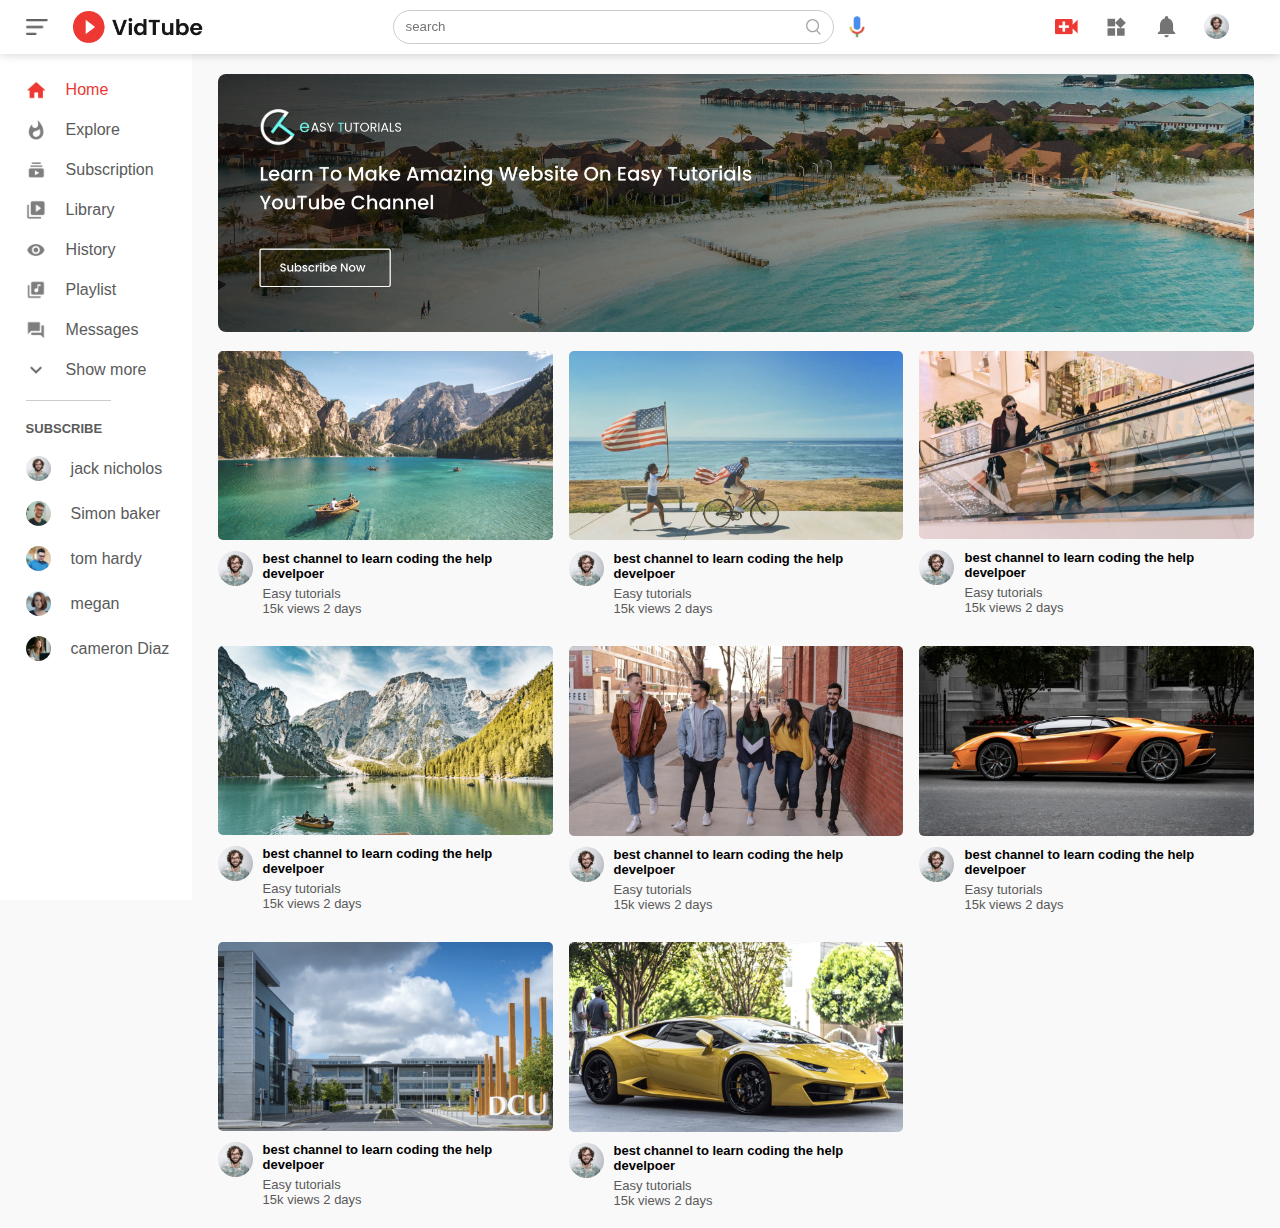
<file: youtube clone/index.html>
<!DOCTYPE html>
<html lang="en">

<head>
    <meta charset="UTF-8">
    <meta name="viewport" content="width=device-width, initial-scale=1.0">
    <title>youtube clone</title>
    <link rel="stylesheet" href="style.css">

</head>

<body>
    <nav class="flex-div">
        <div class="nav-left flex-div">
            <img src="vidTube_img/images/menu.png" class="menu-icon">
            <img src="vidTube_img/images/logo.png" class="logo">
        </div>

        <div class="nav-middle flex-div">
            <div class="search-box flex-div">
                <input type="text" placeholder="search">
                <img src="vidTube_img/images/search.png">
            </div>
            <img src="vidTube_img/images/voice-search.png" class="mic-icon">
        </div>
        <div class="nav-right flex-div">
            <img src="vidTube_img/images/upload.png">
            <img src="vidTube_img/images/more.png">
            <img src="vidTube_img/images/notification.png">
            <img src="vidTube_img/images/Jack.png" class="user-icon">

        </div>
    </nav>
    <!--side bar-->
    <div class="sidebar">
        <div class="shortcut-link">
            <a href=""><img src="vidTube_img/images/home.png" alt="">
                <p>Home</p>
            </a>
            <a href=""><img src="vidTube_img/images/explore.png" alt="">
                <p>Explore</p>
            </a>
            <a href=""><img src="vidTube_img/images/subscriprion.png" alt="">
                <p>Subscription</p>
            </a>
            <a href=""><img src="vidTube_img/images/library.png" alt="">
                <p>Library</p>
            </a>
            <a href=""><img src="vidTube_img/images/history.png" alt="">
                <p>History</p>
            </a>
            <a href=""><img src="vidTube_img/images/playlist.png" alt="">
                <p>Playlist</p>
            </a>
            <a href=""><img src="vidTube_img/images/messages.png" alt="">
                <p>Messages</p>
            </a>
            <a href=""><img src="vidTube_img/images/show-more.png" alt="">
                <p>Show more</p>
            </a>
            <hr>
        </div>
        <div class="subscribe-list">
            <h3>
                SUBSCRIBE
            </h3>
            <a href=""><img src="vidTube_img/images/Jack.png" alt="">
                <p>jack nicholos</p>
            </a>
            <a href=""><img src="vidTube_img/images/simon.png" alt="">
                <p>Simon baker</p>
            </a>
            <a href=""><img src="vidTube_img/images/tom.png" alt="">
                <p>tom hardy</p>
            </a>
            <a href=""><img src="vidTube_img/images/megan.png" alt="">
                <p>megan </p>
            </a>
            <a href=""><img src="vidTube_img/images/cameron.png" alt="">
                <p>cameron Diaz</p>
            </a>
        </div>
    </div>
    <!----------------------------------------------------------main----------------------------->
    <div class="container">
        <div class="banner">
            <img src="vidTube_img/images/banner.png">
        </div>
        <div class="list-container">
            <div class="vid-list">
                <a href="playvideo.html"><img src="vidTube_img/images/thumbnail1.png" class="thumbnail"></a>
                <div class="flex-div">
                    <img src="vidTube_img/images/Jack.png">
                    <div class="vid-info">
                        <a href="">best channel to learn coding the help develpoer</a>
                        <p>Easy tutorials</p>
                        <p>15k views 2 days</p>
                    </div>
                </div>
            </div>
            <div class="vid-list">
                <a href=""> <img src="vidTube_img/images/thumbnail2.png" class="thumbnail"></a>
                <div class="flex-div">
                    <img src="vidTube_img/images/Jack.png">
                    <div class="vid-info">
                        <a href="">best channel to learn coding the help develpoer</a>
                        <p>Easy tutorials</p>
                        <p>15k views 2 days</p>
                    </div>
                </div>
            </div>
            <div class="vid-list">
                <a href=""> <img src="vidTube_img/images/thumbnail3.png" class="thumbnail"></a>
                <div class="flex-div">
                    <img src="vidTube_img/images/Jack.png">
                    <div class="vid-info">
                        <a href="">best channel to learn coding the help develpoer</a>
                        <p>Easy tutorials</p>
                        <p>15k views 2 days</p>
                    </div>
                </div>
            </div>
            <div class="vid-list">
                <a href=""> <img src="vidTube_img/images/thumbnail4.png" class="thumbnail"></a>
                <div class="flex-div">
                    <img src="vidTube_img/images/Jack.png">
                    <div class="vid-info">
                        <a href="">best channel to learn coding the help develpoer</a>
                        <p>Easy tutorials</p>
                        <p>15k views 2 days</p>
                    </div>
                </div>
            </div>
            <div class="vid-list">
                <a href=""> <img src="vidTube_img/images/thumbnail5.png" class="thumbnail"></a>
                <div class="flex-div">
                    <img src="vidTube_img/images/Jack.png">
                    <div class="vid-info">
                        <a href="">best channel to learn coding the help develpoer</a>
                        <p>Easy tutorials</p>
                        <p>15k views 2 days</p>
                    </div>
                </div>
            </div>
            <div class="vid-list">
                <a href=""> <img src="vidTube_img/images/thumbnail6.png" class="thumbnail"></a>
                <div class="flex-div">
                    <img src="vidTube_img/images/Jack.png">
                    <div class="vid-info">
                        <a href="">best channel to learn coding the help develpoer</a>
                        <p>Easy tutorials</p>
                        <p>15k views 2 days</p>
                    </div>
                </div>
            </div>
            <div class="vid-list">
                <a href=""> <img src="vidTube_img/images/thumbnail7.png" class="thumbnail"></a>
                <div class="flex-div">
                    <img src="vidTube_img/images/Jack.png">
                    <div class="vid-info">
                        <a href="">best channel to learn coding the help develpoer</a>
                        <p>Easy tutorials</p>
                        <p>15k views 2 days</p>
                    </div>
                </div>
            </div>
            <div class="vid-list">
                <a href=""> <img src="vidTube_img/images/thumbnail8.png" class="thumbnail"></a>
                <div class="flex-div">
                    <img src="vidTube_img/images/Jack.png">
                    <div class="vid-info">
                        <a href="">best channel to learn coding the help develpoer</a>
                        <p>Easy tutorials</p>
                        <p>15k views 2 days</p>
                    </div>
                </div>
            </div>
        </div>
    </div>
    <script src="script.js">

    </script>
</body>

</html>
</file>
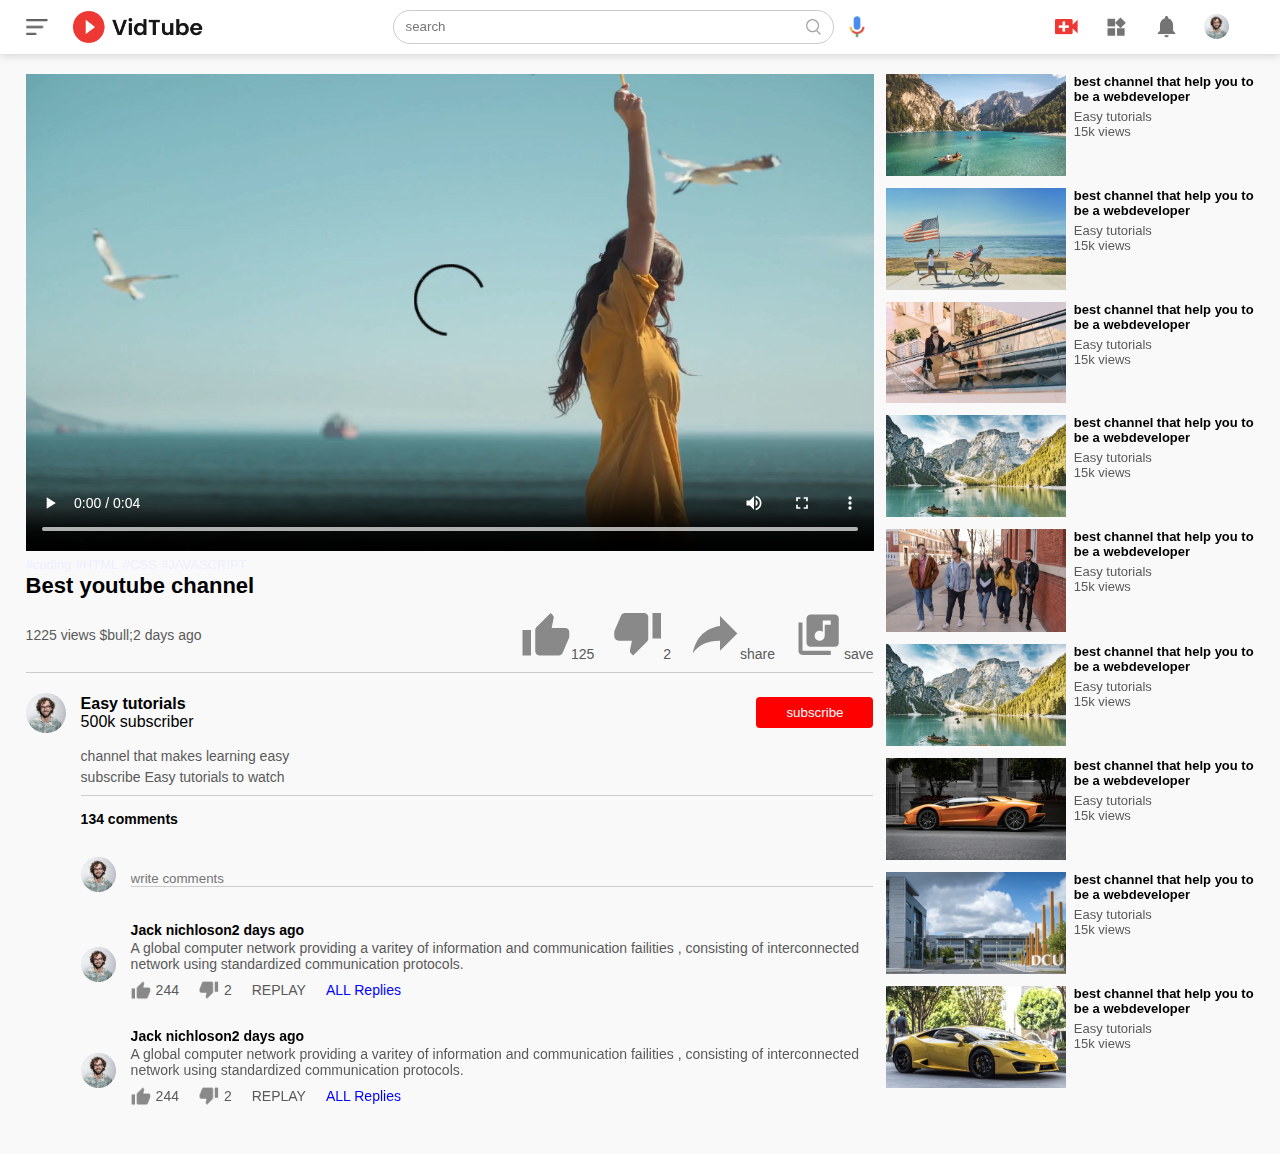
<file: youtube clone/playvideo.html>
<!DOCTYPE html>
<html lang="en">
<head>
    <meta charset="UTF-8">
    <meta name="viewport" content="width=device-width, initial-scale=1.0">
    <title>play  video</title>
    <link rel="stylesheet" href="style.css">
</head>
<body>
    <nav class="flex-div">
        <div class="nav-left flex-div">
            <img src="vidTube_img/images/menu.png" class="menu-icon">
            <img src="vidTube_img/images/logo.png" class="logo">
        </div>

        <div class="nav-middle flex-div">
            <div class="search-box flex-div">
                <input type="text" placeholder="search">
                <img src="vidTube_img/images/search.png">
            </div>
            <img src="vidTube_img/images/voice-search.png" class="mic-icon">
        </div>
        <div class="nav-right flex-div">
            <img src="vidTube_img/images/upload.png">
            <img src="vidTube_img/images/more.png">
            <img src="vidTube_img/images/notification.png">
            <img src="vidTube_img/images/Jack.png" class="user-icon">

        </div>
    </nav>
    <div class="container play-container">
        <div class="row">
            <div class="play-video">
                <video controls autoplay >
                    <source src="vidTube_img/images/video.mp4" type="video/mp4">
                </video>
                <div class="tags">
                    <a href="">#coding</a>
                    <a href="">#HTML</a>
                    <a href="">#CSS</a>
                    <a href="">#JAVASCRIPT</a>
                </div>
                <h3>Best youtube channel </h3>
                <div class="play-video-info">
                    <p>1225 views $bull;2 days ago</p>
                    <div class="">
                        <a href=""><img src="vidTube_img/images/like.png" alt="">125</a>
                        <a href=""><img src="vidTube_img/images/dislike.png" alt="">2</a>
                        <a href=""><img src="vidTube_img/images/share.png" alt="">share</a>
                        <a href=""><img src="vidTube_img/images/save.png" alt="">save</a>
                    </div>
                </div>
                <hr>
                <div class="plublisher">
                    <img src="vidTube_img/images/Jack.png" alt="">
                    <div>
                        <p>Easy tutorials</p>
                        <span>500k subscriber</span>
                    </div>
                    <button type="button">subscribe</button>
                </div>
                <div class="vid-description">
                    <p>channel that makes learning easy</p>
                    <p>subscribe Easy tutorials to watch </p>
                    <hr>
                    <h4>134 comments</h4>
                    <div class="add-comment">
                        <img src="vidTube_img/images/Jack.png" alt="">
                        <input type=" text" placeholder="write comments">
                    </div>
                    <div class="old-comment">
                        <img src="vidTube_img/images/Jack.png" alt="">
                        <div class="">
                            <h3>Jack nichloson<span>2 days ago</span></h3>
                            <p>A global computer network providing a varitey of information and communication failities , consisting of interconnected network using standardized communication protocols.</p>
                            <div class="acomment-action">
                                <img src="vidTube_img/images/like.png" alt="">
                                <span>244</span>
                                <img src="vidTube_img/images/dislike.png" alt="">
                                <span>2</span>
                                <span>REPLAY</span>
                                <a href="">ALL Replies</a>
                            </div>
                        </div>
                    </div>
                    
                    <div class="old-comment">
                        <img src="vidTube_img/images/Jack.png" alt="">
                        <div class="">
                            <h3>Jack nichloson<span>2 days ago</span></h3>
                            <p>A global computer network providing a varitey of information and communication failities , consisting of interconnected network using standardized communication protocols.</p>
                            <div class="acomment-action">
                                <img src="vidTube_img/images/like.png" alt="">
                                <span>244</span>
                                <img src="vidTube_img/images/dislike.png" alt="">
                                <span>2</span>
                                <span>REPLAY</span>
                                <a href="">ALL Replies</a>
                            </div>
                        </div>
                    </div>
                    
                    </div>
            </div>
            <div class="right-sidebar">
                <div class="side-video-list">
                    <a href="" class="small-thumbnail"><img src="vidTube_img/images/thumbnail1.png" alt=""></a>
                    <div class="vid-info">
                        <a href="">best channel that help you to be a webdeveloper</a>
                        <p>Easy tutorials</p>
                        <p>15k views</p>
                    </div>
                </div>
                <div class="side-video-list">
                    <a href="" class="small-thumbnail"><img src="vidTube_img/images/thumbnail2.png" alt=""></a>
                    <div class="vid-info">
                        <a href="">best channel that help you to be a webdeveloper</a>
                        <p>Easy tutorials</p>
                        <p>15k views</p>
                    </div>
                </div>
                <div class="side-video-list">
                    <a href="" class="small-thumbnail"><img src="vidTube_img/images/thumbnail3.png" alt=""></a>
                    <div class="vid-info">
                        <a href="">best channel that help you to be a webdeveloper</a>
                        <p>Easy tutorials</p>
                        <p>15k views</p>
                    </div>
                </div>
                <div class="side-video-list">
                    <a href="" class="small-thumbnail"><img src="vidTube_img/images/thumbnail4.png" alt=""></a>
                    <div class="vid-info">
                        <a href="">best channel that help you to be a webdeveloper</a>
                        <p>Easy tutorials</p>
                        <p>15k views</p>
                    </div>
                </div>
                <div class="side-video-list">
                    <a href="" class="small-thumbnail"><img src="vidTube_img/images/thumbnail5.png" alt=""></a>
                    <div class="vid-info">
                        <a href="">best channel that help you to be a webdeveloper</a>
                        <p>Easy tutorials</p>
                        <p>15k views</p>
                    </div>
                </div>
                <div class="side-video-list">
                    <a href="" class="small-thumbnail"><img src="vidTube_img/images/thumbnail4.png" alt=""></a>
                    <div class="vid-info">
                        <a href="">best channel that help you to be a webdeveloper</a>
                        <p>Easy tutorials</p>
                        <p>15k views</p>
                    </div>
                </div>
                <div class="side-video-list">
                    <a href="" class="small-thumbnail"><img src="vidTube_img/images/thumbnail6.png" alt=""></a>
                    <div class="vid-info">
                        <a href="">best channel that help you to be a webdeveloper</a>
                        <p>Easy tutorials</p>
                        <p>15k views</p>
                    </div>
                </div>
                <div class="side-video-list">
                    <a href="" class="small-thumbnail"><img src="vidTube_img/images/thumbnail7.png" alt=""></a>
                    <div class="vid-info">
                        <a href="">best channel that help you to be a webdeveloper</a>
                        <p>Easy tutorials</p>
                        <p>15k views</p>
                    </div>
                </div>
                <div class="side-video-list">
                    <a href="" class="small-thumbnail"><img src="vidTube_img/images/thumbnail8.png" alt=""></a>
                    <div class="vid-info">
                        <a href="">best channel that help you to be a webdeveloper</a>
                        <p>Easy tutorials</p>
                        <p>15k views</p>
                    </div>
                </div>
            </div>
        </div>
    </div>
    
</body>
</html>
</file>
<file: youtube clone/style.css>
*{
    margin: 0;
padding: 0;
font-family: sans-serif;
box-sizing: border-box;
}
a{
    text-decoration: none;
    color: #5a5a5a;
}
img{
    cursor: pointer;
}
.flex-div{
    display: flex;
    align-items: center;
}
nav{
    padding: 10px 2%;
    justify-content: space-between;
    box-shadow: 0 0 10px rgba(0, 0, 0,0.2);
    background: #fff;
    position: sticky;
    top: 0;
    z-index: 10;
}
.nav-right img{
    width: 25px;
    margin-right: 25px;
}
.user-icon{
    width: 35px;
    border-radius: 50%;
    margin-right: 0;

}
.nav-left  .menu-icon{
    width: 22px;
    margin-right: 25px;


}
.nav-left .logo{
    width: 130px;

}
.nav-middle .mic-icon{
    width: 16px;


}
.nav-middle .search-box{
    border: 1px solid #ccc;
    margin-right: 15px;
    padding: 8px 12px;
    border-radius: 25px;
}
.nav-middle .search-box input{
    width: 400px;
    border: 0;
    outline: 0;
    background-color: transparent;
}
.nav-middle .search-box img{
    width: 15px;
}
/* sidebar*/
.sidebar{
    background: #fff;
    width: 15%;
    height: 100vh;
    position: fixed;
    top: 0;
    padding-left: 2%;
    padding-top: 80px;

}
.shortcut-link a img{
    width: 20px;
    margin-right: 20px;
}
.shortcut-link a{
display: flex;
align-items: center;
margin-bottom: 20px;
width: fit-content;
flex-wrap: wrap;
}
.shortcut-link a:first-child{
    color: #ed3833;
}
.sidebar hr{
    border: 0;
    height: 1px;
    background-color: #ccc;
    width: 85px;
}
.subscribe-list h3{
    font-size: 13px;
    margin: 20px 0px;
    color: #5a5a5a;

}
.subscribe-list a{
    display: flex;
    align-items: center;
    margin-bottom: 20px;
    width: fit-content;
    flex-wrap: wrap;
}
.subscribe-list a img{
    width: 25px;
    border-radius: 50%;
    margin-right: 20px;
}
.small-sidebar{
    width: 5%;

}
.small-sidebar a p{
    display: none;
}
.small-sidebar h3{
    display: none;
}
.small-sidebar hr{
    width: 50%;
    margin-bottom: 25px;
}
/* -----main --------*/
.container{
    background: #f9f9f9;
    padding-left: 17%;
    padding-right: 2%;
    padding-bottom: 20px;
    padding-top: 20px;
}
.banner img{
    width: 100%;
    border-radius: 8px;
}
.banner{
    width: 100%;
}
.list-container{
display:grid;
grid-template-columns: repeat(auto-fit , minmax(250px,1fr));
grid-column-gap: 16px;
grid-row-gap: 30px;
margin-top: 15px;   
}
.vid-list .thumbnail{
    width: 100%;
    border-radius: 5px;
}
.vid-list .flex-div{
    align-items: flex-start;
    margin-top: 7px;
}
.vid-list .flex-div img{
    width: 35px;
    margin-right:10px;
    border-radius: 50%;
}
.vid-info{
    color: #5a5a5a;
    font-size: 13px;
}
.vid-info a{
    color: #000;
    font-weight: 600;
    display: block;
    margin-bottom: 5px ;
}
@media (max-width:900px)
{
    .menu-icon{
        display: none;
    }
    .sidebar{
        display: none;
    }
    .container,.large-container{
        padding-left: 5%;
        padding-right: 5%;
    }
    .nav-right img{
        display: none;
    }
    .nav-right .user-icon{
        display: block;
        width: 30px;
    }
    .nav-middle .search-box input{
        width: 100px;
    }
    .nav-middle .mic-icon{
        display: none;
    }
    .logo{
        width: 90px;
    }
}
/* --------paly video page------------*/
 .play-container{
    padding-left: 2%;
}
.row
{
    display: flex;
    justify-content: space-between;
    flex-wrap: wrap;
}
.play-video{
    flex-basis: 69%;
}
.right-sidebar{
    flex-basis: 30%
}
.play-video video{
    width:100%;
}
.side-video-list{
    display: flex;
    justify-content: space-between;
    margin-bottom: 8px;

}
.side-video-list img{
    width:100%;
}
.side-video-list .small-thumbnail{
 flex-basis: 49%;   
}
.side-video-list .vid-info{
    flex-basis: 49%;
}
.play-video  .tags a{
    color: #eeefff;
    font-size:13px;
}
.play-video h3{
    font-weight: 600;
    font-size: 22px;
}
.play-video .play-video-info{
    display: flex;
    align-items: center;
    justify-content: space-between;
    flex-wrap: wrap;
    margin-top: 10px;
    font-size: 14px;
    color: #5a5a5a;

}
 .play-video-info a img{
    display: inline-flex;
    align-items: center;
    margin-left: 15px;
   width: 50px;
}
.play-video hr{
    border: 0;
    height: 1px;
    background: #ccc;
    margin: 10px 0;
}
.plublisher{
    display: flex;
    align-items: center;
    margin-top: 20px;
}
.plublisher div{
    flex: 1;
}
.plublisher img{
    width: 40px;
    border-radius: 50%;
    margin-right: 15px;
}
.plublisher div p{
color: #000;
font-weight: 600;
font-size: #5a5a5a;
}
.plublisher :div span{
    font-size: 13px;
    color: #5a5a5a;
}
.plublisher button{
    background: red;
    color:#fff;
    padding: 8px 30px;
    
    border: 0;
    outline: 0;
    border-radius: 4px;
    cursor: pointer;
}
.vid-description{
    padding-left: 55px;
    margin: 15px 0;
}
.vid-description p{
    font-size: 14px;
    color: #5a5a5a;
    margin-bottom: 5px;
}
.vid-description h4{
    font-size: 14px;
    color: #000;
    margin-top: 15px;
}
.add-comment{
    display: flex;
    align-items: center;
    margin: 30px 0;
}
.add-comment img{
    width: 35px;
    border-radius: 50%;
    margin-right: 15px;

}
.add-comment input{
    border: 0;
    outline: 0;
    border-bottom: 1px solid #ccc;
    width: 100%;
    padding-top: 10px;
    background: transparent;
}
.old-comment{
    display: flex;
    align-items: center;
    margin: 20px 0;
}
.old-comment img{
    width: 35px;
    border-radius: 50%;
    margin-right: 15px;
    

    
}
.old-comment h3{
    font-size: 14px;
    margin-bottom: 2px;
}
.add-comment h3 span{
    font-size: 12px;
    color: #5a5a5a;
    font-weight: 500;

}
.old-comment .acomment-action{
    display: flex;
    align-items: center;
    margin: 8px 0;
    font-size: 14px;
}
.old-comment .acomment-action img{
    border-radius: 0;
    width: 20px;
margin-right: 5px;
}
.old-comment .acomment-action span{
    margin-right: 20px;
    color: #5a5a5a;
}
.old-comment .acomment-action a {
    color: #0000ff;
}
@media (max-width:900px)
{
    .play-video{
        flex-basis: 100%
    }
    .right-sidebar{
        flex-basis: 100%;
    }
    .play-container{
        padding-left: 5%;
    }
    .vid-description{
        padding-left: 0;
    }
    .play-video .play-video-info a{
        margin-left: 0;
        margin-right: 15px;
        margin-top: 15px;
    }
}
</file>
